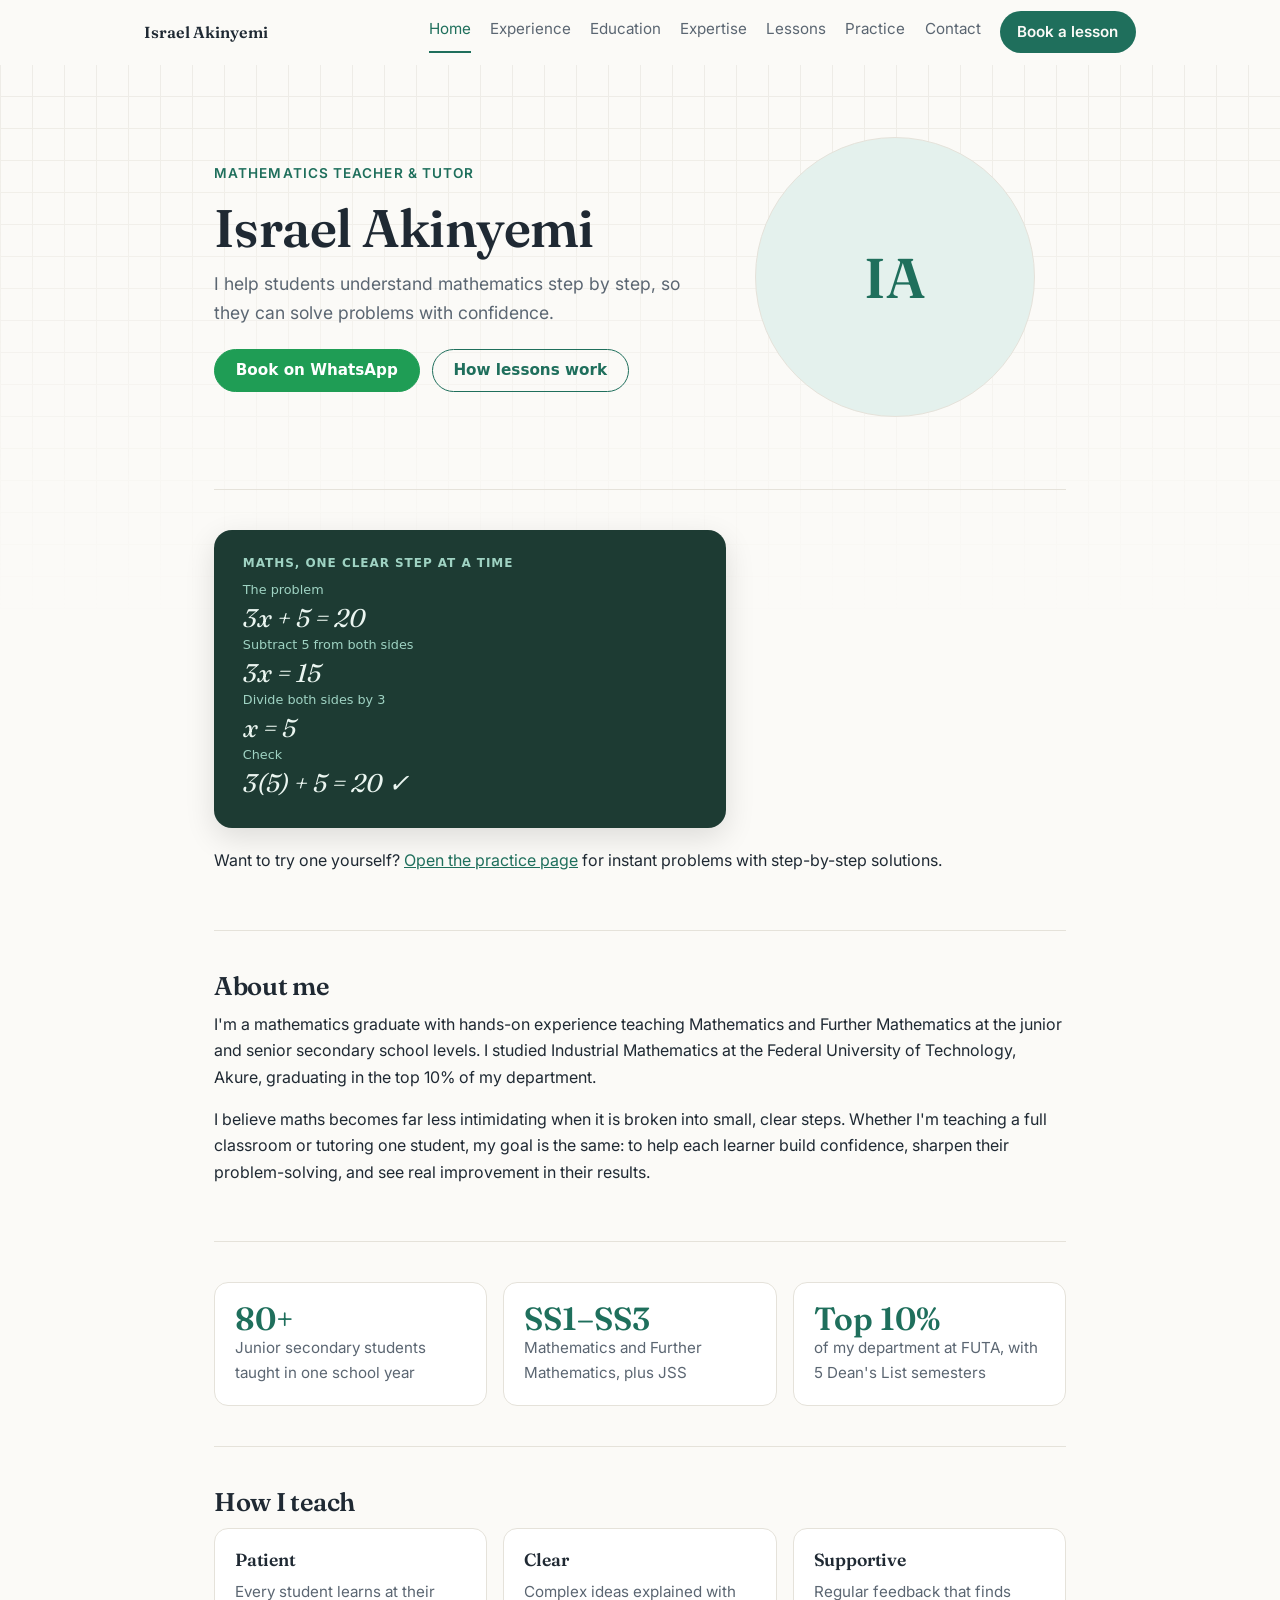
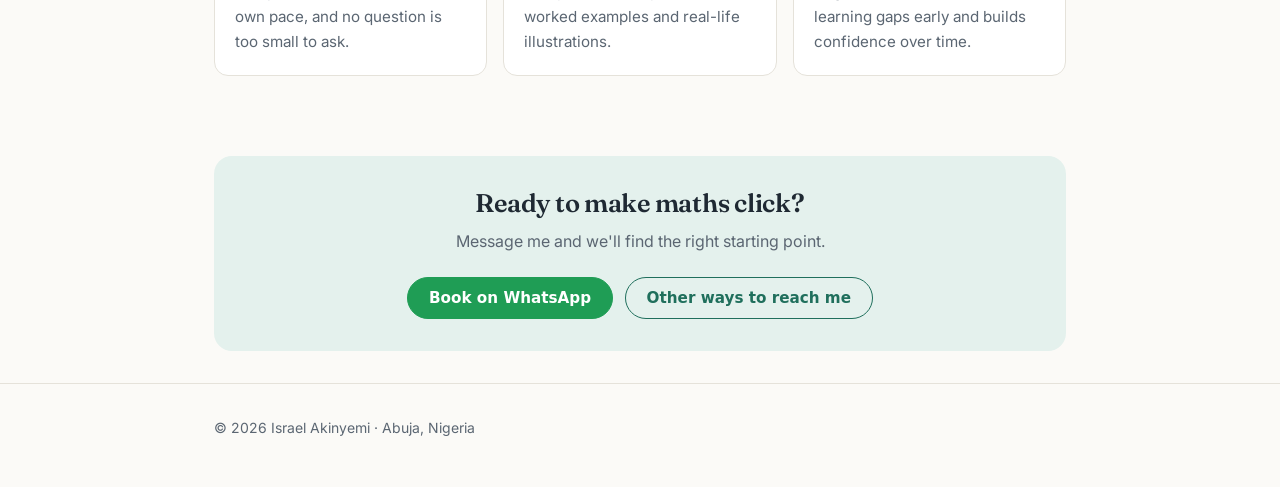
<file: index.html>
<!DOCTYPE html>
<html lang="en">
<head>
<meta charset="utf-8">
<meta name="viewport" content="width=device-width, initial-scale=1, viewport-fit=cover">
<title>Home · Israel Akinyemi</title>
<meta name="description" content="Mathematics teacher and tutor in Abuja, Nigeria.">
<link rel="preconnect" href="https://fonts.googleapis.com"><link rel="preconnect" href="https://fonts.gstatic.com" crossorigin>
<link href="https://fonts.googleapis.com/css2?family=Fraunces:wght@500;600&family=Inter:wght@400;600&display=swap" rel="stylesheet">
<link rel="stylesheet" href="style.css">
</head>
<body>
<!-- The menu and footer are added automatically by script.js -->
<main class="wrap">

<div class="hero">
  <div>
    <p class="eyebrow">Mathematics Teacher &amp; Tutor</p>
    <h1>Israel Akinyemi</h1>
    <p class="lead">I help students understand mathematics step by step, so they can solve problems with confidence.</p>
    <div class="actions">
      <a class="btn wa" href="https://wa.me/2348073171179?text=Hello%20Israel%2C%20I%27d%20like%20to%20book%20a%20maths%20lesson." target="_blank" rel="noopener">Book on WhatsApp</a>
      <a class="btn ghost" href="lessons.html">How lessons work</a>
    </div>
  </div>
  <!-- PHOTO: delete the letters IA and remove the comment markers around the img line to use photo.jpg -->
  <div class="photo" role="img" aria-label="Photo of Israel Akinyemi">IA
    <!-- <img src="photo.jpg" alt="Israel Akinyemi"> -->
  </div>
</div>

<section>
  <!-- EDIT: any worked example you like -->
  <div class="board">
    <small>Maths, one clear step at a time</small>
    <div class="eq"><span>The problem</span>3x + 5 = 20</div>
    <div class="eq"><span>Subtract 5 from both sides</span>3x = 15</div>
    <div class="eq"><span>Divide both sides by 3</span>x = 5</div>
    <div class="eq"><span>Check</span>3(5) + 5 = 20 ✓</div>
  </div>
  <p style="margin-top:1.2rem">Want to try one yourself? <a href="practice.html">Open the practice page</a> for instant problems with step-by-step solutions.</p>
</section>

<section>
  <h2>About me</h2>
  <p>I'm a mathematics graduate with hands-on experience teaching Mathematics and Further Mathematics at the junior and senior secondary school levels. I studied Industrial Mathematics at the Federal University of Technology, Akure, graduating in the top 10% of my department.</p>
  <p>I believe maths becomes far less intimidating when it is broken into small, clear steps. Whether I'm teaching a full classroom or tutoring one student, my goal is the same: to help each learner build confidence, sharpen their problem-solving, and see real improvement in their results.</p>
</section>

<section>
  <!-- EDIT: headline numbers -->
  <div class="grid three">
    <div class="card"><div class="stat">80+</div><p>Junior secondary students taught in one school year</p></div>
    <div class="card"><div class="stat">SS1–SS3</div><p>Mathematics and Further Mathematics, plus JSS</p></div>
    <div class="card"><div class="stat">Top 10%</div><p>of my department at FUTA, with 5 Dean's List semesters</p></div>
  </div>
</section>

<section>
  <h2>How I teach</h2>
  <div class="grid three">
    <div class="card"><h3>Patient</h3><p>Every student learns at their own pace, and no question is too small to ask.</p></div>
    <div class="card"><h3>Clear</h3><p>Complex ideas explained with worked examples and real-life illustrations.</p></div>
    <div class="card"><h3>Supportive</h3><p>Regular feedback that finds learning gaps early and builds confidence over time.</p></div>
  </div>
</section>
</main>
<script src="script.js"></script>
</body>
</html>
</file>
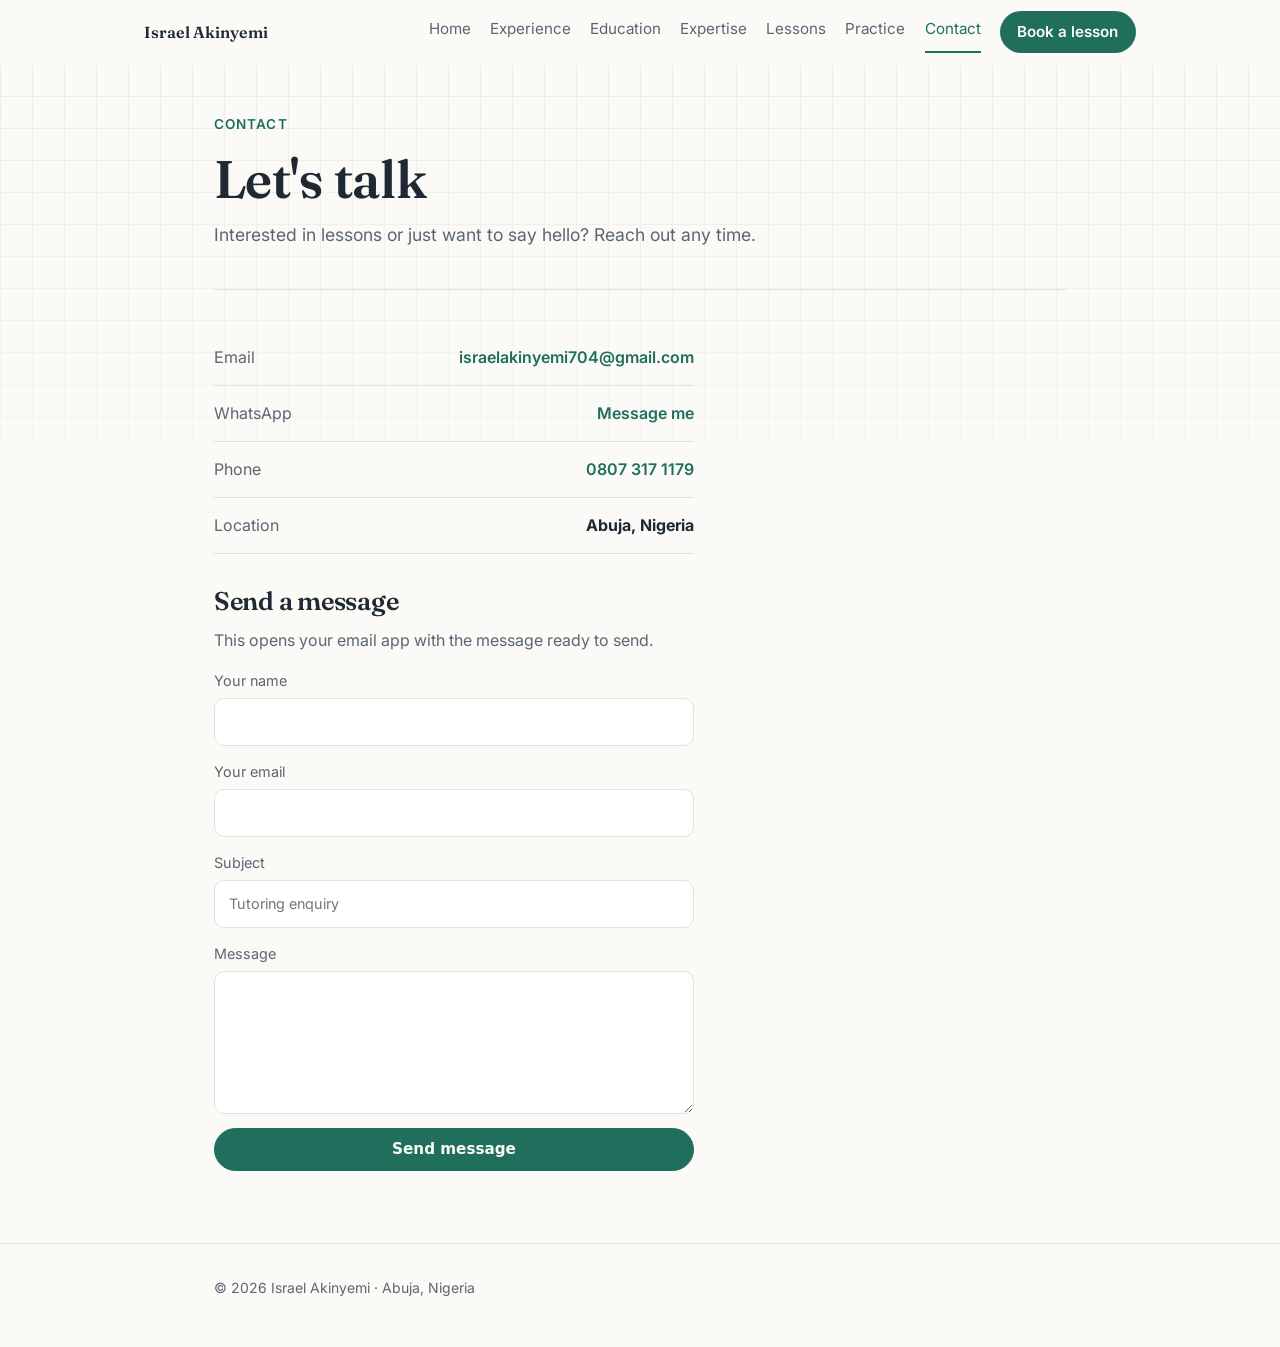
<file: contact.html>
<!DOCTYPE html>
<html lang="en">
<head>
<meta charset="utf-8">
<meta name="viewport" content="width=device-width, initial-scale=1, viewport-fit=cover">
<title>Contact · Israel Akinyemi</title>
<meta name="description" content="Get in touch with Israel Akinyemi.">
<link rel="preconnect" href="https://fonts.googleapis.com"><link rel="preconnect" href="https://fonts.gstatic.com" crossorigin>
<link href="https://fonts.googleapis.com/css2?family=Fraunces:wght@500;600&family=Inter:wght@400;600&display=swap" rel="stylesheet">
<link rel="stylesheet" href="style.css">
</head>
<body>
<!-- The menu and footer are added automatically by script.js -->
<main class="wrap">

<div class="page-head">
  <p class="eyebrow">Contact</p>
  <h1>Let's talk</h1>
  <p class="lead">Interested in lessons or just want to say hello? Reach out any time.</p>
</div>
<section>
  <!-- EDIT: change the text AND the link (href) if a detail changes -->
  <ul class="contact-list">
    <li><span>Email</span> <a href="mailto:israelakinyemi704@gmail.com">israelakinyemi704@gmail.com</a></li>
    <li><span>WhatsApp</span> <a href="https://wa.me/2348073171179?text=Hello%20Israel%2C%20I%27d%20like%20to%20book%20a%20maths%20lesson." target="_blank" rel="noopener">Message me</a></li>
    <li><span>Phone</span> <a href="tel:+2348073171179">0807 317 1179</a></li>
    <li><span>Location</span> <strong>Abuja, Nigeria</strong></li>
  </ul>
  <h2>Send a message</h2>
  <p class="muted">This opens your email app with the message ready to send.</p>
  <form id="contact-form">
    <label>Your name <input name="name" required autocomplete="name"></label>
    <label>Your email <input name="email" type="email" required autocomplete="email"></label>
    <label>Subject <input name="subject" placeholder="Tutoring enquiry"></label>
    <label>Message <textarea name="message" rows="5" required></textarea></label>
    <button class="btn primary" type="submit">Send message</button>
  </form>
</section>
</main>
<script src="script.js"></script>
</body>
</html>
</file>
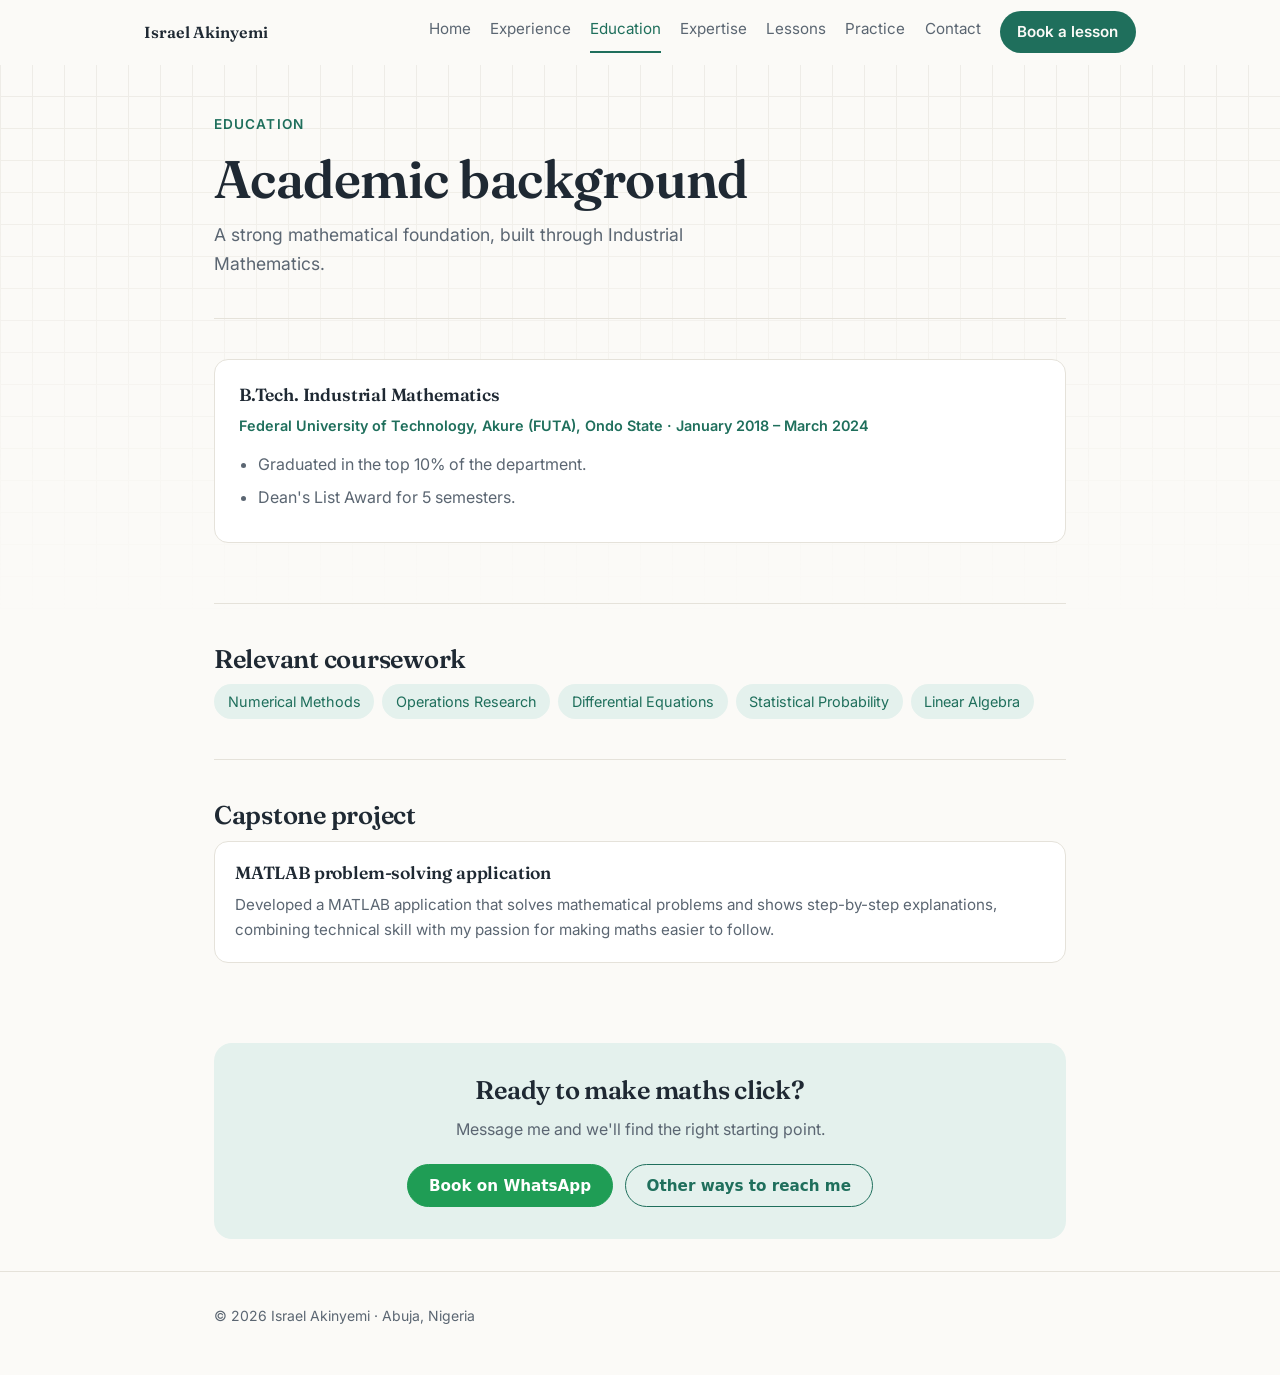
<file: education.html>
<!DOCTYPE html>
<html lang="en">
<head>
<meta charset="utf-8">
<meta name="viewport" content="width=device-width, initial-scale=1, viewport-fit=cover">
<title>Education · Israel Akinyemi</title>
<meta name="description" content="B.Tech. Industrial Mathematics, Federal University of Technology, Akure.">
<link rel="preconnect" href="https://fonts.googleapis.com"><link rel="preconnect" href="https://fonts.gstatic.com" crossorigin>
<link href="https://fonts.googleapis.com/css2?family=Fraunces:wght@500;600&family=Inter:wght@400;600&display=swap" rel="stylesheet">
<link rel="stylesheet" href="style.css">
</head>
<body>
<!-- The menu and footer are added automatically by script.js -->
<main class="wrap">

<div class="page-head">
  <p class="eyebrow">Education</p>
  <h1>Academic background</h1>
  <p class="lead">A strong mathematical foundation, built through Industrial Mathematics.</p>
</div>
<section>
  <div class="job">
    <h3>B.Tech. Industrial Mathematics</h3>
    <p class="meta">Federal University of Technology, Akure (FUTA), Ondo State · January 2018 – March 2024</p>
    <ul>
    <li>Graduated in the top 10% of the department.</li>
    <li>Dean's List Award for 5 semesters.</li>
    </ul>
  </div>
</section>
<section>
  <h2>Relevant coursework</h2>
  <ul class="tags">
    <li>Numerical Methods</li><li>Operations Research</li><li>Differential Equations</li><li>Statistical Probability</li><li>Linear Algebra</li>
  </ul>
</section>
<section>
  <h2>Capstone project</h2>
  <div class="card"><h3>MATLAB problem-solving application</h3>
  <p>Developed a MATLAB application that solves mathematical problems and shows step-by-step explanations, combining technical skill with my passion for making maths easier to follow.</p></div>
</section>
</main>
<script src="script.js"></script>
</body>
</html>
</file>
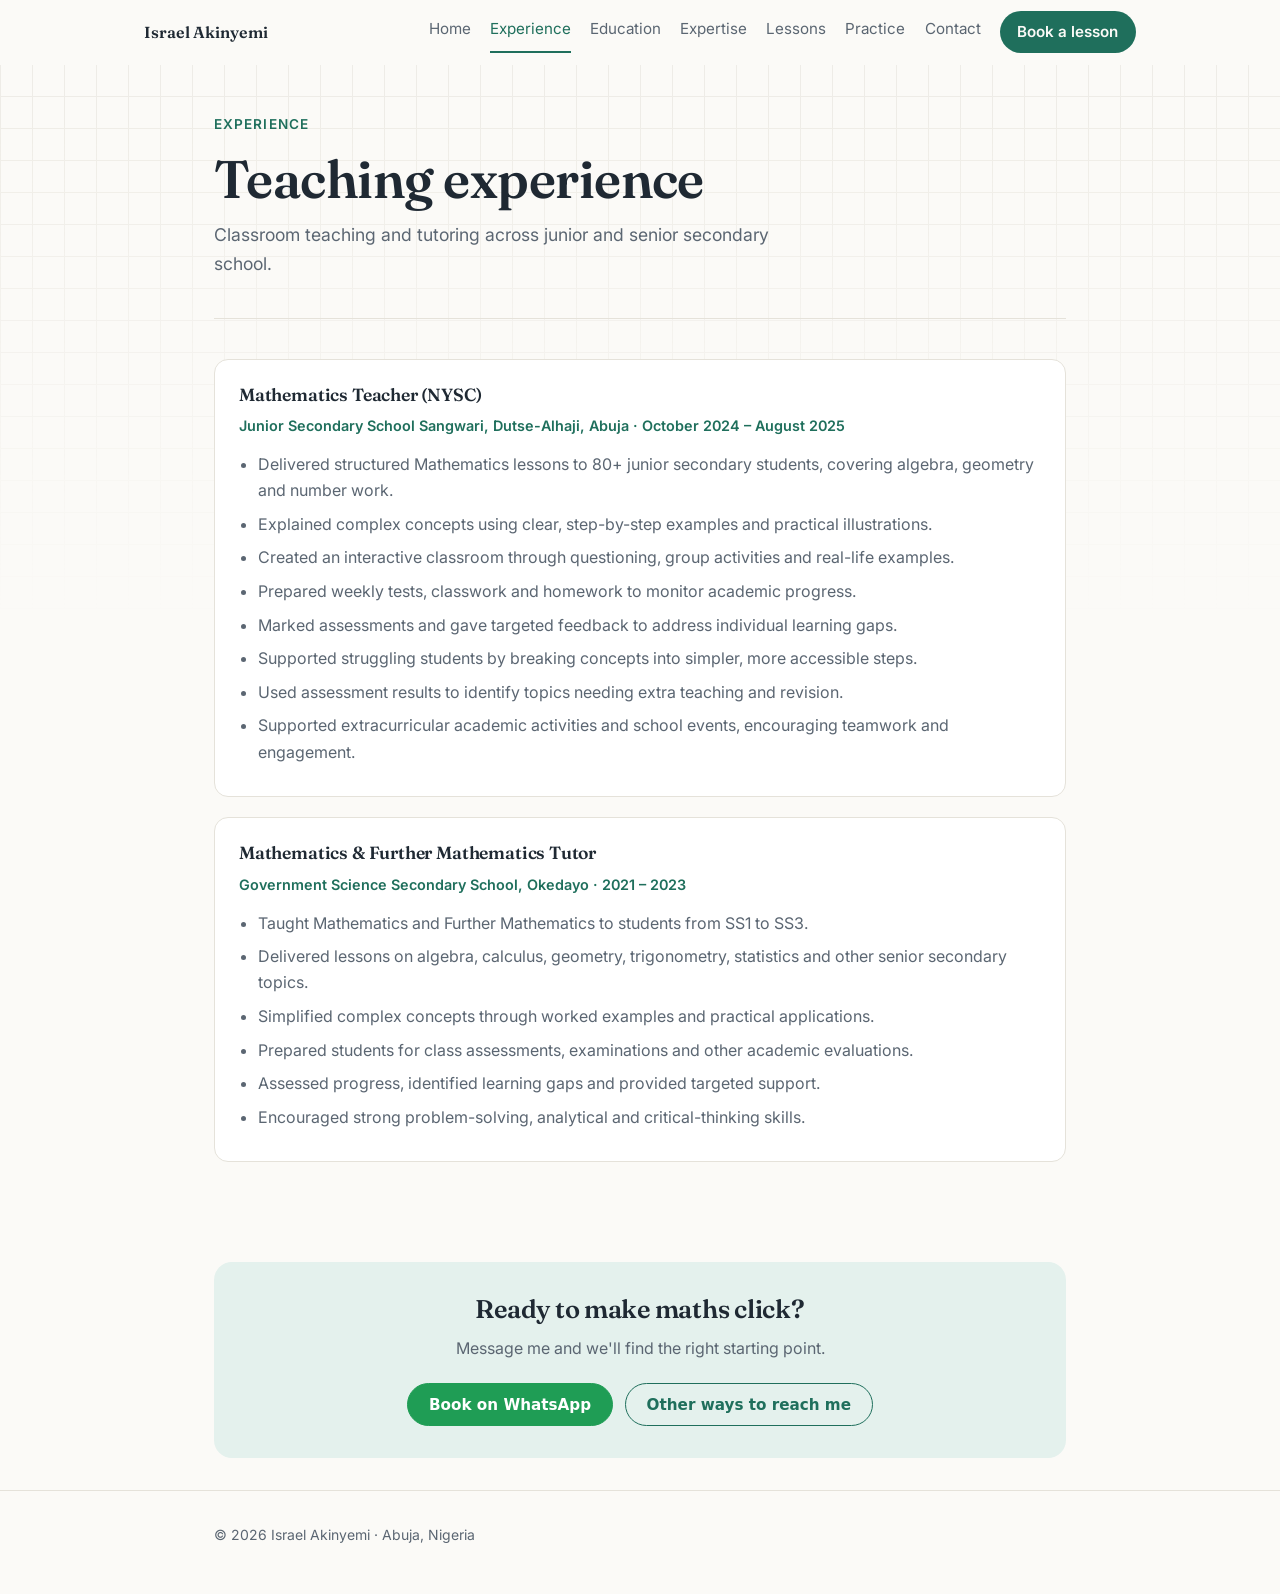
<file: experience.html>
<!DOCTYPE html>
<html lang="en">
<head>
<meta charset="utf-8">
<meta name="viewport" content="width=device-width, initial-scale=1, viewport-fit=cover">
<title>Experience · Israel Akinyemi</title>
<meta name="description" content="Teaching experience in junior and senior secondary mathematics.">
<link rel="preconnect" href="https://fonts.googleapis.com"><link rel="preconnect" href="https://fonts.gstatic.com" crossorigin>
<link href="https://fonts.googleapis.com/css2?family=Fraunces:wght@500;600&family=Inter:wght@400;600&display=swap" rel="stylesheet">
<link rel="stylesheet" href="style.css">
</head>
<body>
<!-- The menu and footer are added automatically by script.js -->
<main class="wrap">

<div class="page-head">
  <p class="eyebrow">Experience</p>
  <h1>Teaching experience</h1>
  <p class="lead">Classroom teaching and tutoring across junior and senior secondary school.</p>
</div>
<section>
  <div class="job">
    <h3>Mathematics Teacher (NYSC)</h3>
    <p class="meta">Junior Secondary School Sangwari, Dutse-Alhaji, Abuja · October 2024 – August 2025</p>
    <ul>
    <li>Delivered structured Mathematics lessons to 80+ junior secondary students, covering algebra, geometry and number work.</li>
    <li>Explained complex concepts using clear, step-by-step examples and practical illustrations.</li>
    <li>Created an interactive classroom through questioning, group activities and real-life examples.</li>
    <li>Prepared weekly tests, classwork and homework to monitor academic progress.</li>
    <li>Marked assessments and gave targeted feedback to address individual learning gaps.</li>
    <li>Supported struggling students by breaking concepts into simpler, more accessible steps.</li>
    <li>Used assessment results to identify topics needing extra teaching and revision.</li>
    <li>Supported extracurricular academic activities and school events, encouraging teamwork and engagement.</li>
    </ul>
  </div>
  <div class="job">
    <h3>Mathematics &amp; Further Mathematics Tutor</h3>
    <p class="meta">Government Science Secondary School, Okedayo · 2021 – 2023</p>
    <ul>
    <li>Taught Mathematics and Further Mathematics to students from SS1 to SS3.</li>
    <li>Delivered lessons on algebra, calculus, geometry, trigonometry, statistics and other senior secondary topics.</li>
    <li>Simplified complex concepts through worked examples and practical applications.</li>
    <li>Prepared students for class assessments, examinations and other academic evaluations.</li>
    <li>Assessed progress, identified learning gaps and provided targeted support.</li>
    <li>Encouraged strong problem-solving, analytical and critical-thinking skills.</li>
    </ul>
  </div>
</section>
</main>
<script src="script.js"></script>
</body>
</html>
</file>
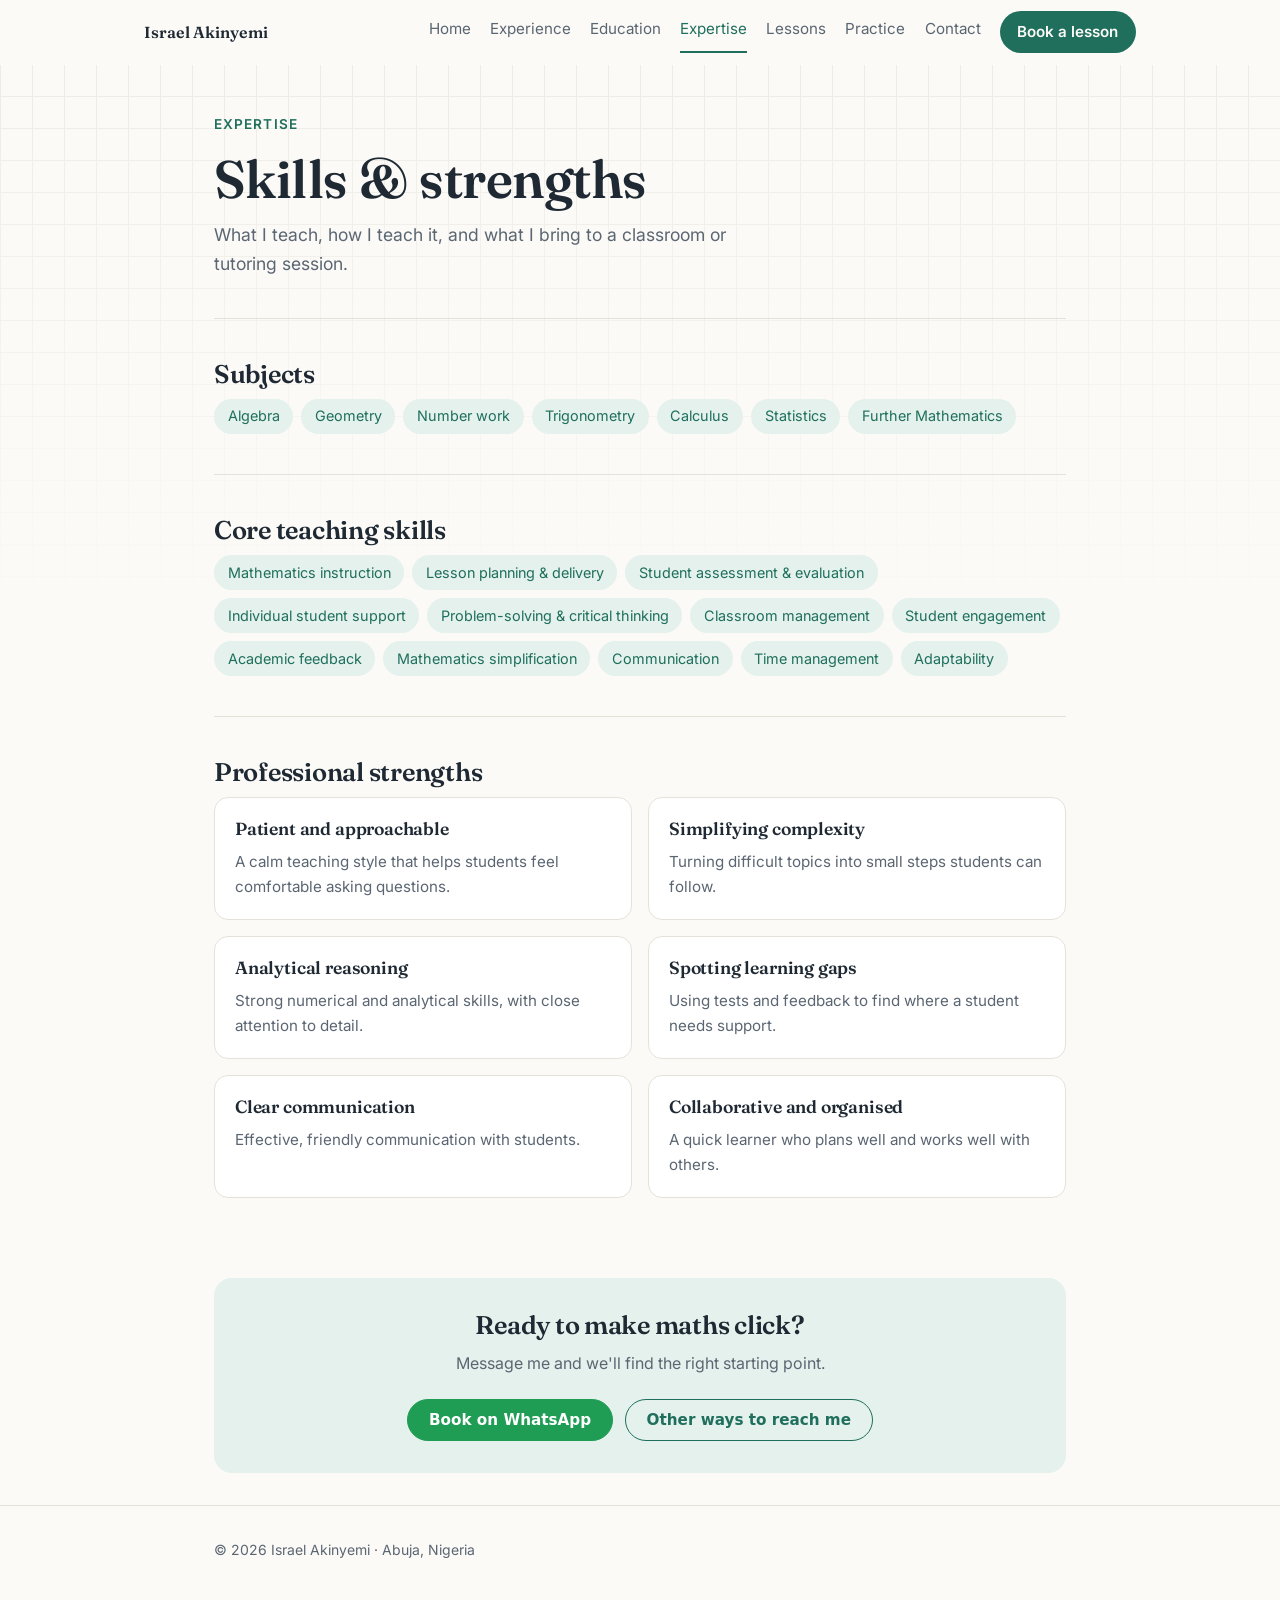
<file: expertise.html>
<!DOCTYPE html>
<html lang="en">
<head>
<meta charset="utf-8">
<meta name="viewport" content="width=device-width, initial-scale=1, viewport-fit=cover">
<title>Expertise · Israel Akinyemi</title>
<meta name="description" content="Teaching skills, subjects and professional strengths.">
<link rel="preconnect" href="https://fonts.googleapis.com"><link rel="preconnect" href="https://fonts.gstatic.com" crossorigin>
<link href="https://fonts.googleapis.com/css2?family=Fraunces:wght@500;600&family=Inter:wght@400;600&display=swap" rel="stylesheet">
<link rel="stylesheet" href="style.css">
</head>
<body>
<!-- The menu and footer are added automatically by script.js -->
<main class="wrap">

<div class="page-head">
  <p class="eyebrow">Expertise</p>
  <h1>Skills &amp; strengths</h1>
  <p class="lead">What I teach, how I teach it, and what I bring to a classroom or tutoring session.</p>
</div>
<section>
  <h2>Subjects</h2>
  <ul class="tags"><li>Algebra</li><li>Geometry</li><li>Number work</li><li>Trigonometry</li><li>Calculus</li><li>Statistics</li><li>Further Mathematics</li></ul>
</section>
<section>
  <h2>Core teaching skills</h2>
  <ul class="tags"><li>Mathematics instruction</li><li>Lesson planning &amp; delivery</li><li>Student assessment &amp; evaluation</li><li>Individual student support</li><li>Problem-solving &amp; critical thinking</li><li>Classroom management</li><li>Student engagement</li><li>Academic feedback</li><li>Mathematics simplification</li><li>Communication</li><li>Time management</li><li>Adaptability</li></ul>
</section>
<section>
  <h2>Professional strengths</h2>
  <div class="grid two">
    <div class="card"><h3>Patient and approachable</h3><p>A calm teaching style that helps students feel comfortable asking questions.</p></div>
    <div class="card"><h3>Simplifying complexity</h3><p>Turning difficult topics into small steps students can follow.</p></div>
    <div class="card"><h3>Analytical reasoning</h3><p>Strong numerical and analytical skills, with close attention to detail.</p></div>
    <div class="card"><h3>Spotting learning gaps</h3><p>Using tests and feedback to find where a student needs support.</p></div>
    <div class="card"><h3>Clear communication</h3><p>Effective, friendly communication with students.</p></div>
    <div class="card"><h3>Collaborative and organised</h3><p>A quick learner who plans well and works well with others.</p></div>
  </div>
</section>
</main>
<script src="script.js"></script>
</body>
</html>
</file>
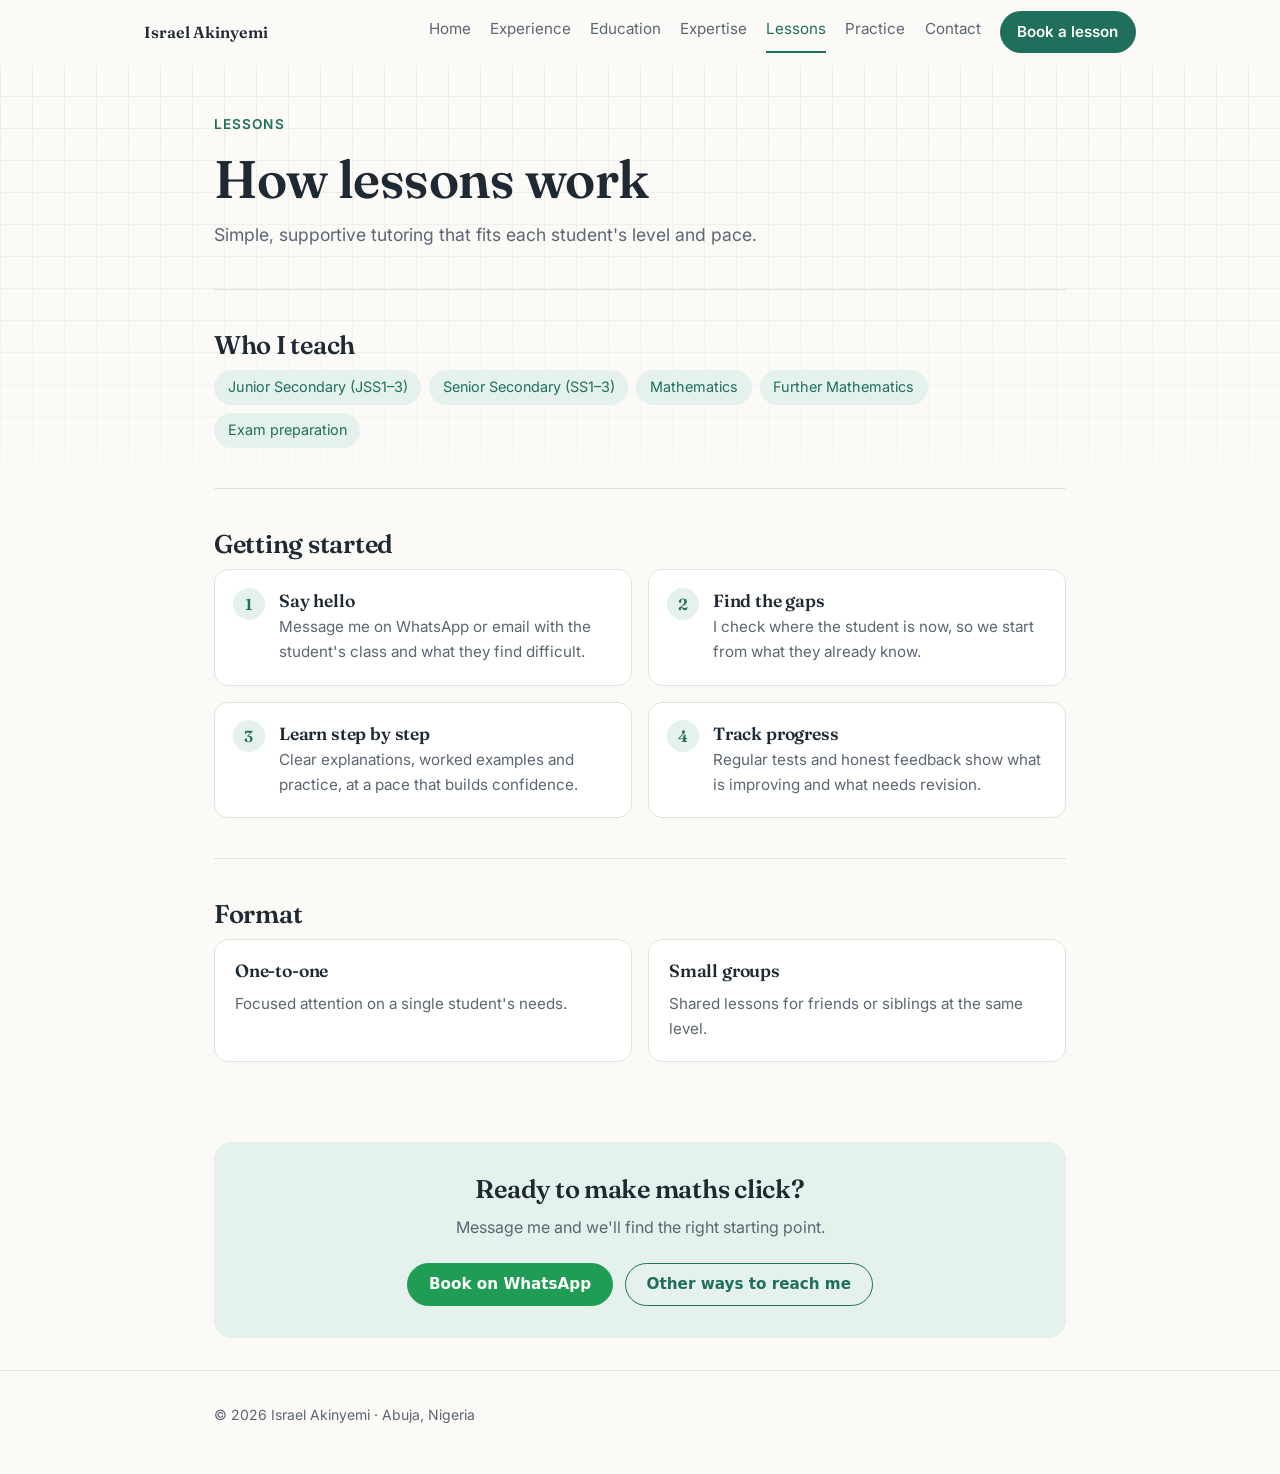
<file: lessons.html>
<!DOCTYPE html>
<html lang="en">
<head>
<meta charset="utf-8">
<meta name="viewport" content="width=device-width, initial-scale=1, viewport-fit=cover">
<title>Lessons · Israel Akinyemi</title>
<meta name="description" content="How maths lessons with Israel Akinyemi work.">
<link rel="preconnect" href="https://fonts.googleapis.com"><link rel="preconnect" href="https://fonts.gstatic.com" crossorigin>
<link href="https://fonts.googleapis.com/css2?family=Fraunces:wght@500;600&family=Inter:wght@400;600&display=swap" rel="stylesheet">
<link rel="stylesheet" href="style.css">
</head>
<body>
<!-- The menu, booking band and footer are added automatically by script.js -->
<main class="wrap">

<div class="page-head">
  <p class="eyebrow">Lessons</p>
  <h1>How lessons work</h1>
  <p class="lead">Simple, supportive tutoring that fits each student's level and pace.</p>
</div>
<section>
  <h2>Who I teach</h2>
  <ul class="tags"><li>Junior Secondary (JSS1–3)</li><li>Senior Secondary (SS1–3)</li><li>Mathematics</li><li>Further Mathematics</li><li>Exam preparation</li></ul>
</section>
<section>
  <h2>Getting started</h2>
  <!-- EDIT: change the steps to match how you really work -->
  <ol class="steps">
    <li><h3>Say hello</h3><p>Message me on WhatsApp or email with the student's class and what they find difficult.</p></li>
    <li><h3>Find the gaps</h3><p>I check where the student is now, so we start from what they already know.</p></li>
    <li><h3>Learn step by step</h3><p>Clear explanations, worked examples and practice, at a pace that builds confidence.</p></li>
    <li><h3>Track progress</h3><p>Regular tests and honest feedback show what is improving and what needs revision.</p></li>
  </ol>
</section>
<section>
  <h2>Format</h2>
  <div class="grid two">
    <!-- EDIT: confirm these match what you offer, and add rates or availability if you like -->
    <div class="card"><h3>One-to-one</h3><p>Focused attention on a single student's needs.</p></div>
    <div class="card"><h3>Small groups</h3><p>Shared lessons for friends or siblings at the same level.</p></div>
  </div>
</section>
</main>
<script src="script.js"></script>
</body>
</html>
</file>
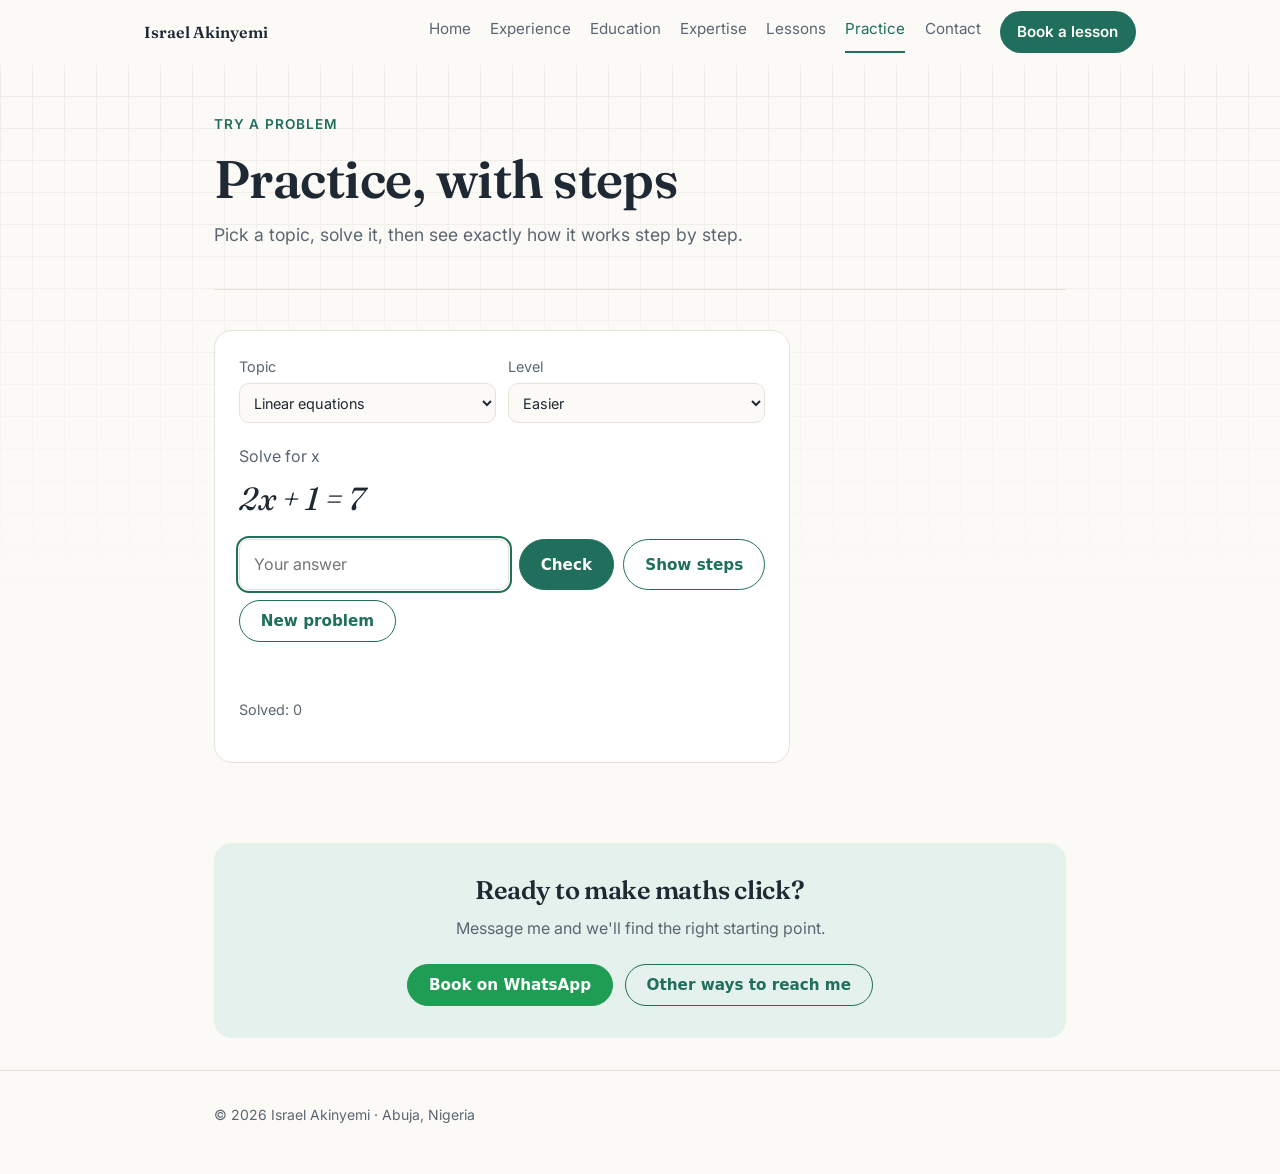
<file: practice.html>
<!DOCTYPE html>
<html lang="en">
<head>
<meta charset="utf-8">
<meta name="viewport" content="width=device-width, initial-scale=1, viewport-fit=cover">
<title>Practice · Israel Akinyemi</title>
<meta name="description" content="Try a maths problem with instant step-by-step solutions.">
<link rel="preconnect" href="https://fonts.googleapis.com"><link rel="preconnect" href="https://fonts.gstatic.com" crossorigin>
<link href="https://fonts.googleapis.com/css2?family=Fraunces:wght@500;600&family=Inter:wght@400;600&display=swap" rel="stylesheet">
<link rel="stylesheet" href="style.css">
</head>
<body>
<!-- The menu, booking band and footer are added automatically by script.js -->
<main class="wrap">

<div class="page-head">
  <p class="eyebrow">Try a problem</p>
  <h1>Practice, with steps</h1>
  <p class="lead">Pick a topic, solve it, then see exactly how it works step by step.</p>
</div>
<section>
  <div class="practice" id="practice">
    <div class="controls">
      <label>Topic <select id="topic"><option value="linear">Linear equations</option><option value="quad">Quadratic equations</option></select></label>
      <label>Level <select id="level"><option value="easy">Easier</option><option value="hard">Harder</option></select></label>
    </div>
    <p class="muted" id="prompt-text" style="margin:0">Solve for x</p>
    <div class="problem" id="problem" aria-live="polite"></div>
    <div class="answer">
      <input id="answer" placeholder="Your answer" autocomplete="off" inputmode="text" aria-label="Your answer">
      <button class="btn primary" id="check">Check</button>
      <button class="btn ghost" id="show">Show steps</button>
      <button class="btn ghost" id="next">New problem</button>
    </div>
    <p class="feedback" id="feedback" aria-live="polite"></p>
    <ol class="solution" id="solution" hidden></ol>
    <p class="score" id="score">Solved: 0</p>
  </div>
</section>
</main>
<script src="script.js"></script>
</body>
</html>
</file>
<file: style.css>
/* Colours: change --accent to restyle the whole site */
:root{--bg:#fbfaf7;--surface:#fff;--text:#1f2933;--muted:#5b6672;--line:#e5e2da;--accent:#1f6f5c;--soft:#e4f1ed}
@media(prefers-color-scheme:dark){:root{--bg:#14181c;--surface:#1b2127;--text:#e8ebee;--muted:#9aa5b0;--line:#2b333b;--accent:#5fc2a6;--soft:#1d2f2a}}
*,*::before,*::after{box-sizing:border-box}
html{scroll-behavior:smooth}
body{margin:0;background:var(--bg);color:var(--text);font:16px/1.65 "Inter",system-ui,-apple-system,"Segoe UI",Roboto,Arial,sans-serif;padding-bottom:env(safe-area-inset-bottom,0)}
h1,h2,h3{font-family:"Fraunces",Georgia,"Times New Roman",serif;font-weight:600;line-height:1.2;margin:0 0 .6rem;letter-spacing:-.01em}
h1{font-size:clamp(2.1rem,6vw,3.3rem)}h2{font-size:1.6rem}h3{font-size:1.1rem}
p{margin:0 0 1rem}a{color:var(--accent)}
.wrap{max-width:900px;margin:0 auto;padding:0 1.5rem}
.muted{color:var(--muted)}

/* Header */
.site-header{position:sticky;top:0;z-index:10;background:var(--bg);border-bottom:1px solid transparent;padding-top:env(safe-area-inset-top,0);transition:border-color .2s,box-shadow .2s}
.site-header.scrolled{border-color:var(--line);box-shadow:0 2px 12px rgba(0,0,0,.05)}
.bar{display:flex;justify-content:space-between;align-items:center;height:64px}
.brand{font-family:"Fraunces",Georgia,serif;font-weight:600;color:var(--text);text-decoration:none}
.nav{display:flex;gap:1.4rem}
.nav a{color:var(--muted);text-decoration:none;font-size:.95rem;padding:.3rem 0;border-bottom:2px solid transparent}
.nav a:hover,.nav a.active{color:var(--accent);border-color:var(--accent)}
.menu-btn{display:none;background:none;border:1px solid var(--line);color:var(--text);border-radius:8px;padding:.4rem .7rem;font-size:1rem;cursor:pointer}
@media(max-width:920px){
  .menu-btn{display:block}
  .nav{display:none;position:absolute;left:0;right:0;top:100%;flex-direction:column;gap:0;background:var(--bg);border-bottom:1px solid var(--line);padding:.5rem 1.5rem 1rem}
  .nav.open{display:flex}
  .nav a{padding:.8rem 0;border-bottom:1px solid var(--line)}
}

/* Hero & page heads */
.hero{display:grid;gap:2rem;align-items:center;padding:3rem 0 3.5rem}
@media(min-width:720px){.hero{grid-template-columns:1.4fr 1fr;padding:4.5rem 0}}
.eyebrow{color:var(--accent);font-size:.85rem;font-weight:600;letter-spacing:.08em;text-transform:uppercase;margin-bottom:.7rem}
.lead{font-size:1.1rem;color:var(--muted);max-width:36rem}
.page-head{padding:3rem 0 1.5rem}
.actions{display:flex;flex-wrap:wrap;gap:.75rem;margin-top:1.4rem}
.btn{display:inline-block;padding:.7rem 1.3rem;border-radius:999px;border:1.5px solid var(--accent);text-decoration:none;font:600 .95rem system-ui,sans-serif;cursor:pointer}
.btn.primary{background:var(--accent);color:var(--bg)}.btn.ghost{color:var(--accent);background:none}.btn:hover{opacity:.88}
.photo{width:min(100%,280px);aspect-ratio:1;margin:0 auto;border-radius:50%;overflow:hidden;background:var(--soft);border:1px solid var(--line);display:flex;align-items:center;justify-content:center;color:var(--accent);font:600 3.5rem "Fraunces",Georgia,serif}
.photo img{width:100%;height:100%;object-fit:cover;display:block}

/* Content */
section{padding:2.5rem 0;border-top:1px solid var(--line)}
.grid{display:grid;gap:1rem;grid-template-columns:1fr}
@media(min-width:720px){.grid.three{grid-template-columns:repeat(3,1fr)}.grid.two{grid-template-columns:repeat(2,1fr)}}
.card{background:var(--surface);border:1px solid var(--line);border-radius:14px;padding:1.25rem}
.card p{margin:0;color:var(--muted);font-size:.95rem}
.stat{font:600 2rem "Fraunces",Georgia,serif;color:var(--accent);line-height:1}
.job{background:var(--surface);border:1px solid var(--line);border-radius:14px;padding:1.5rem;margin-bottom:1.25rem}
.job .meta{color:var(--accent);font-size:.9rem;font-weight:600;margin-bottom:.8rem}
.job ul{margin:0;padding-left:1.2rem;color:var(--muted)}.job li{margin-bottom:.45rem}
.tags{display:flex;flex-wrap:wrap;gap:.5rem;padding:0;margin:0;list-style:none}
.tags li{background:var(--soft);color:var(--accent);border-radius:999px;padding:.35rem .85rem;font-size:.9rem}

/* Contact */
.contact-list{list-style:none;margin:0 0 2rem;padding:0;max-width:30rem}
.contact-list li{display:flex;justify-content:space-between;gap:1rem;flex-wrap:wrap;padding:.9rem 0;border-bottom:1px solid var(--line)}
.contact-list span{color:var(--muted)}.contact-list a{font-weight:600;text-decoration:none;word-break:break-all}
form{display:grid;gap:.9rem;max-width:30rem}
label{display:grid;gap:.3rem;font-size:.9rem;color:var(--muted)}
input,textarea{font:inherit;color:var(--text);background:var(--surface);border:1px solid var(--line);border-radius:10px;padding:.7rem .85rem;width:100%}
input:focus,textarea:focus{outline:2px solid var(--accent);outline-offset:1px}

footer{margin-top:2rem;padding:2rem 0 3rem;border-top:1px solid var(--line);color:var(--muted);font-size:.875rem}

/* Scroll reveal (added by script.js) */
.reveal{opacity:0;transform:translateY(12px);transition:opacity .5s,transform .5s}
.reveal.in{opacity:1;transform:none}
@media(prefers-reduced-motion:reduce){.reveal{opacity:1;transform:none;transition:none}html{scroll-behavior:auto}}

/* ---- v2: maths identity, booking, practice ---- */
body{position:relative}
body::before{content:"";position:absolute;inset:0 0 auto 0;height:620px;z-index:-1;pointer-events:none;
  background-image:linear-gradient(var(--line) 1px,transparent 1px),linear-gradient(90deg,var(--line) 1px,transparent 1px);
  background-size:32px 32px;opacity:.55;-webkit-mask-image:linear-gradient(#000 20%,transparent);mask-image:linear-gradient(#000 20%,transparent)}
.site-header .wrap{max-width:1040px}
.nav{gap:1.2rem}
.nav a.nav-cta{background:var(--accent);color:var(--bg);padding:.5rem 1.1rem;border-radius:999px;border:0;font-weight:600}
.nav a.nav-cta:hover{opacity:.88;color:var(--bg)}
@media(max-width:920px){.nav a.nav-cta{margin-top:.8rem;text-align:center;border-bottom:0}}
.btn.wa{background:#1f9d55;border-color:#1f9d55;color:#fff}

/* chalkboard worked example */
.board{background:#1d3b33;color:#eaf5f0;border-radius:18px;padding:1.6rem 1.8rem;box-shadow:0 10px 30px rgba(0,0,0,.12);max-width:32rem}
.board small{display:block;color:#9fd3c3;letter-spacing:.08em;text-transform:uppercase;font:600 .75rem system-ui,sans-serif;margin-bottom:.8rem}
.eq{font:italic 1.6rem/1.5 "Cambria Math","Fraunces",Georgia,serif;opacity:0;transform:translateX(-8px)}
.eq span{display:block;font:.8rem system-ui,sans-serif;font-style:normal;color:#9fd3c3;margin-bottom:.1rem}
.reveal.in .eq,.board.in .eq{animation:write .6s forwards}
.board .eq:nth-of-type(2){animation-delay:.5s}.board .eq:nth-of-type(3){animation-delay:1s}.board .eq:nth-of-type(4){animation-delay:1.5s}
@keyframes write{to{opacity:1;transform:none}}
@media(prefers-reduced-motion:reduce){.eq{opacity:1;transform:none;animation:none!important}}

/* lesson steps */
.steps{counter-reset:s;list-style:none;margin:0;padding:0;display:grid;gap:1rem}
@media(min-width:720px){.steps{grid-template-columns:repeat(2,1fr)}}
.steps li{counter-increment:s;background:var(--surface);border:1px solid var(--line);border-radius:14px;padding:1.25rem 1.25rem 1.25rem 4rem;position:relative}
.steps li::before{content:counter(s);position:absolute;left:1.1rem;top:1.1rem;width:2rem;height:2rem;border-radius:50%;background:var(--soft);color:var(--accent);display:grid;place-items:center;font:600 1rem "Fraunces",Georgia,serif}
.steps h3{margin-bottom:.2rem}.steps p{margin:0;color:var(--muted);font-size:.95rem}
.cta{background:var(--soft);border-radius:18px;padding:2rem;text-align:center;margin:2.5rem 0 0}
.cta p{color:var(--muted)}.cta .actions{justify-content:center}

/* practice widget */
.practice{background:var(--surface);border:1px solid var(--line);border-radius:18px;padding:1.5rem;max-width:36rem}
.controls{display:flex;gap:.75rem;flex-wrap:wrap;margin-bottom:1.2rem}
.controls label{flex:1;min-width:9rem}
select{font:inherit;color:var(--text);background:var(--bg);border:1px solid var(--line);border-radius:10px;padding:.6rem;width:100%}
.problem{font:italic 2rem/1.3 "Cambria Math","Fraunces",Georgia,serif;margin:.6rem 0 1.2rem;overflow-x:auto}
.answer{display:flex;gap:.6rem;flex-wrap:wrap}.answer input{flex:1;min-width:8rem}
.feedback{min-height:1.6rem;margin:.9rem 0 0;font-weight:600}.feedback.ok{color:var(--accent)}.feedback.no{color:#c0532b}
.solution{margin:1rem 0 0;padding:1rem 1rem 1rem 2.2rem;background:var(--soft);border-radius:12px}
.solution li{margin-bottom:.5rem}.solution[hidden]{display:none}
.score{color:var(--muted);font-size:.9rem;margin-top:1rem}
</file>
